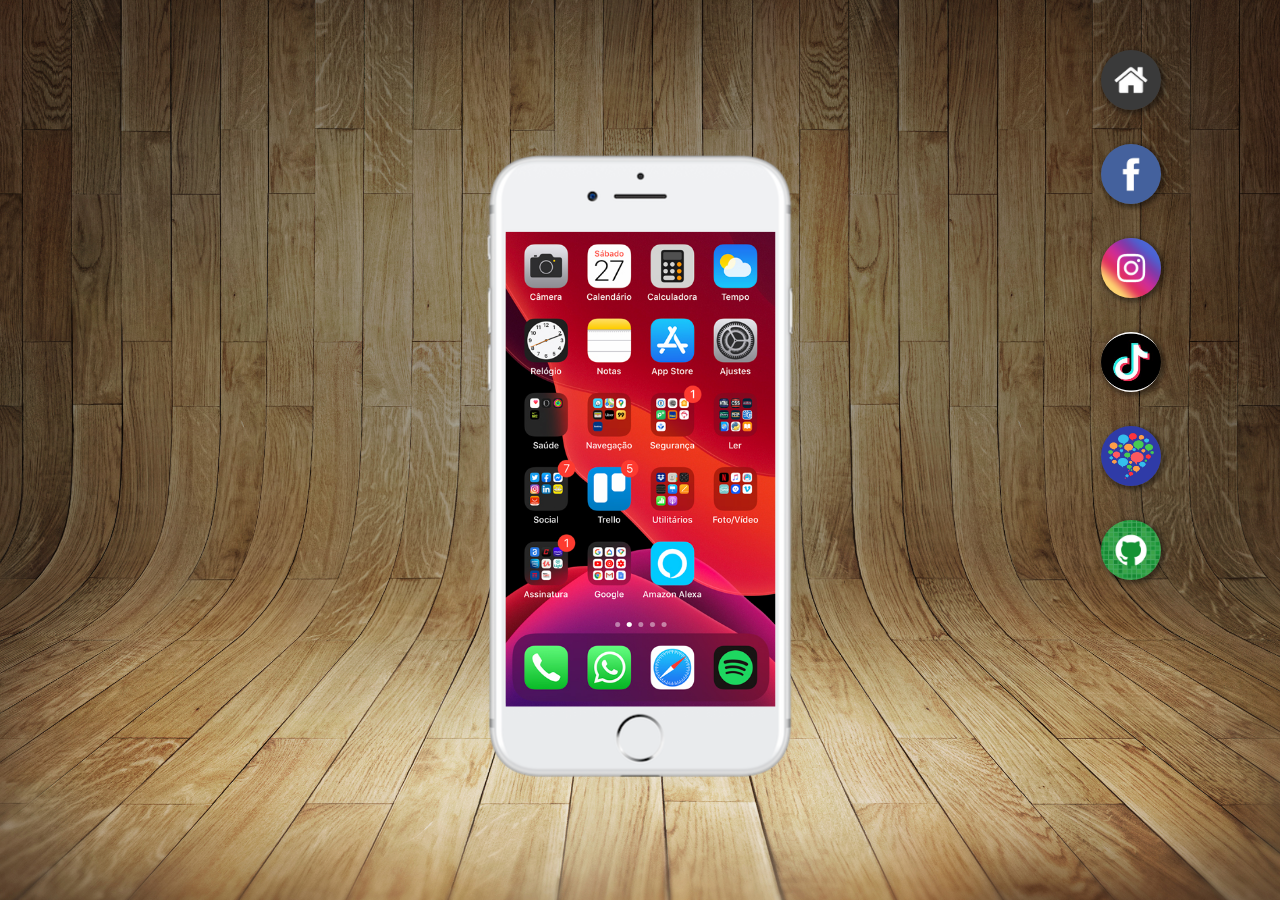
<file: index.html>
<!DOCTYPE html>
<html lang="pt-br">
<head>
    <meta charset="UTF-8">
    <meta name="viewport" content="width=device-width, initial-scale=1.0">
    <title>Projeto mídias sociais</title>
    <link rel="shortcut icon" href="favicon.ico" type="image/x-icon">
    <link rel="stylesheet" href="style.css">
</head>
<body>
    <main>
        <div class="centro">
            <div class="celular">
                <iframe src="pg-extras/home.html" name="iframe" frameborder="0" scrolling="auto"> Infelizmente seu navegador não é compátivel com iframes</iframe>
            </div>
        </div>
        <nav>
            <ul>
                <a href="pg-extras/home.html" target="iframe">
                    <li> <img src="imagens/logo-home.jpg" alt=""></li>
                </a>
                <a href="pg-extras/facebook.html" target="iframe">
                    <li><img src="imagens/logo-facebook.jpg" alt=""></li>
                </a>
                <a href="pg-extras/instagram.html" target="iframe">
                    <li><img src="imagens/logo-instagram.jpg" alt=""></li>
                </a>
                <a href="pg-extras/tiktok.html" target="iframe">
                    <li><img src="imagens/logo-tiktok.jpg" alt=""></li>
                </a>
                <a href="pg-extras/talk.html" target="iframe">
                    <li><img src="imagens/logo-talk.jpg" alt=""></li>
                </a>
                <a href="pg-extras/github.html" target="iframe">
                    <li><img src="imagens/logo-github.jpg" alt=""></li>
                </a>
            </ul>
        </nav>
    </main>
    
</body>
</html>
</file>
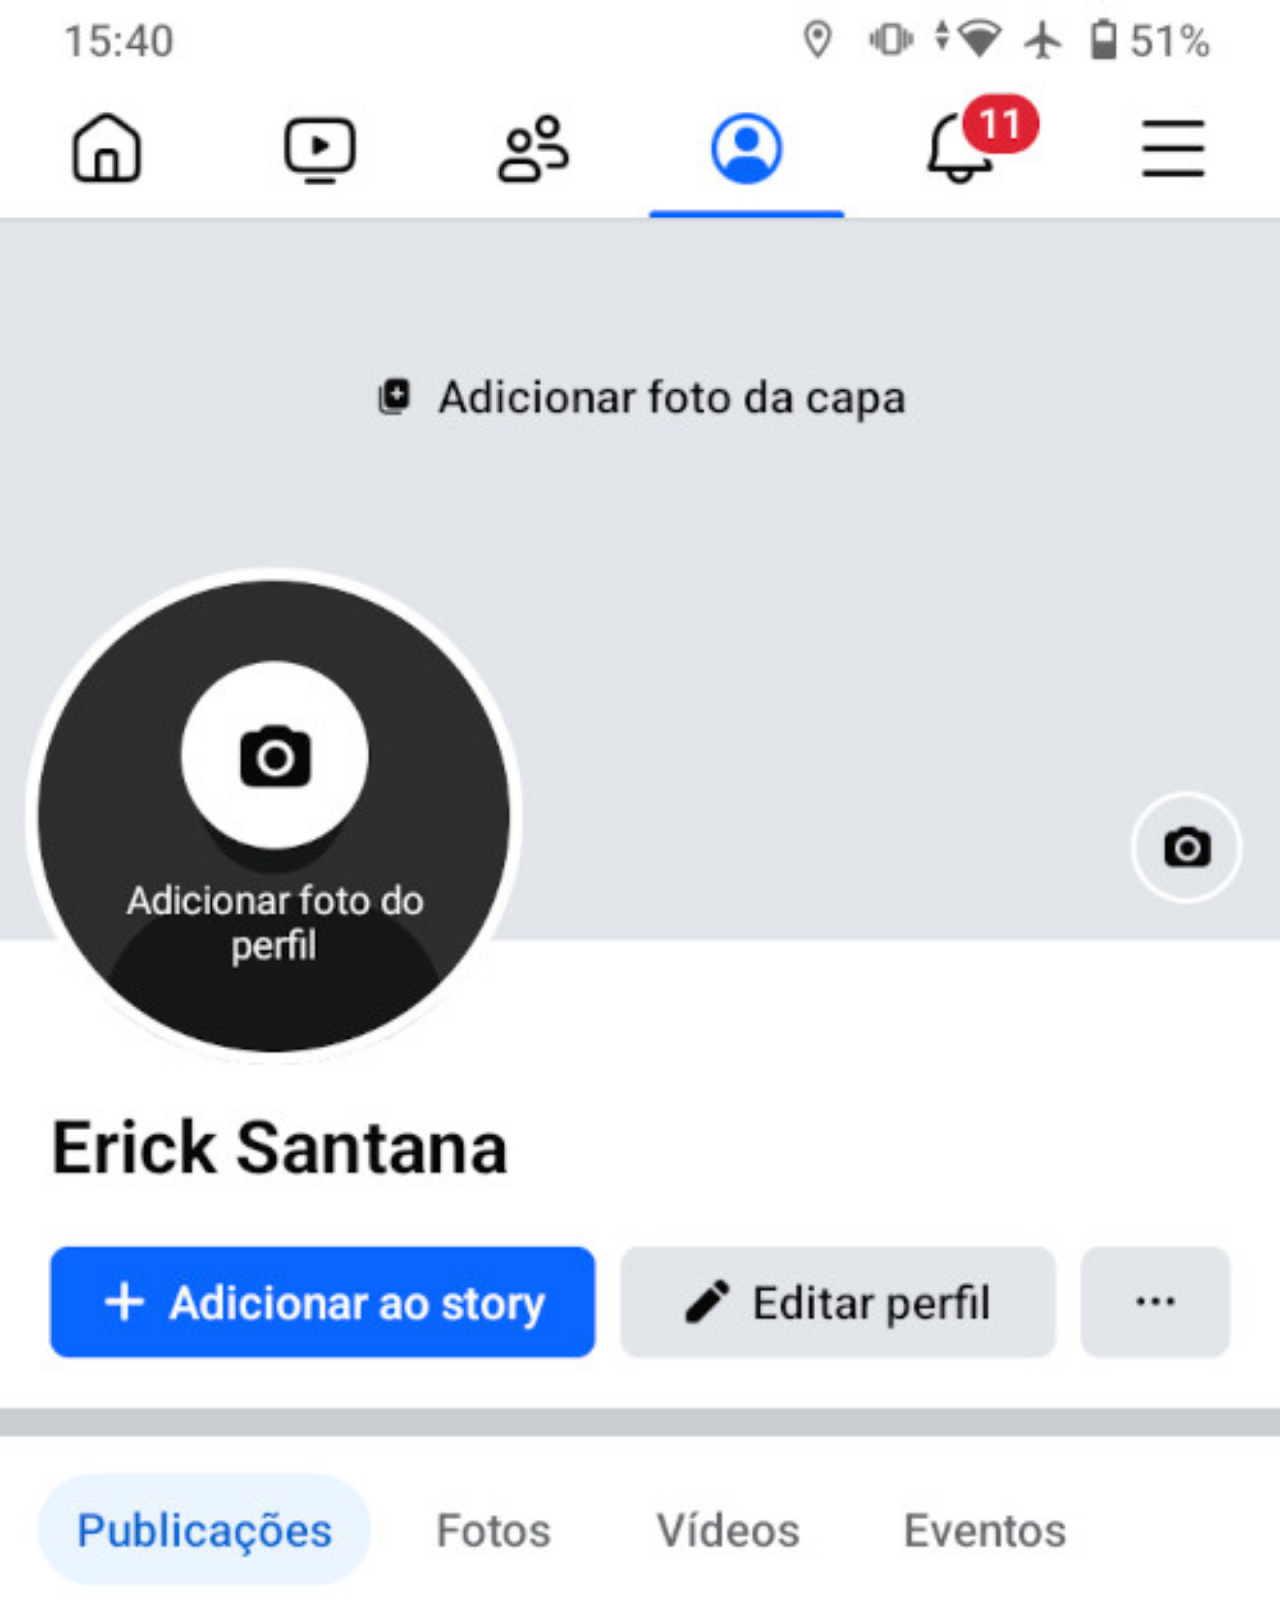
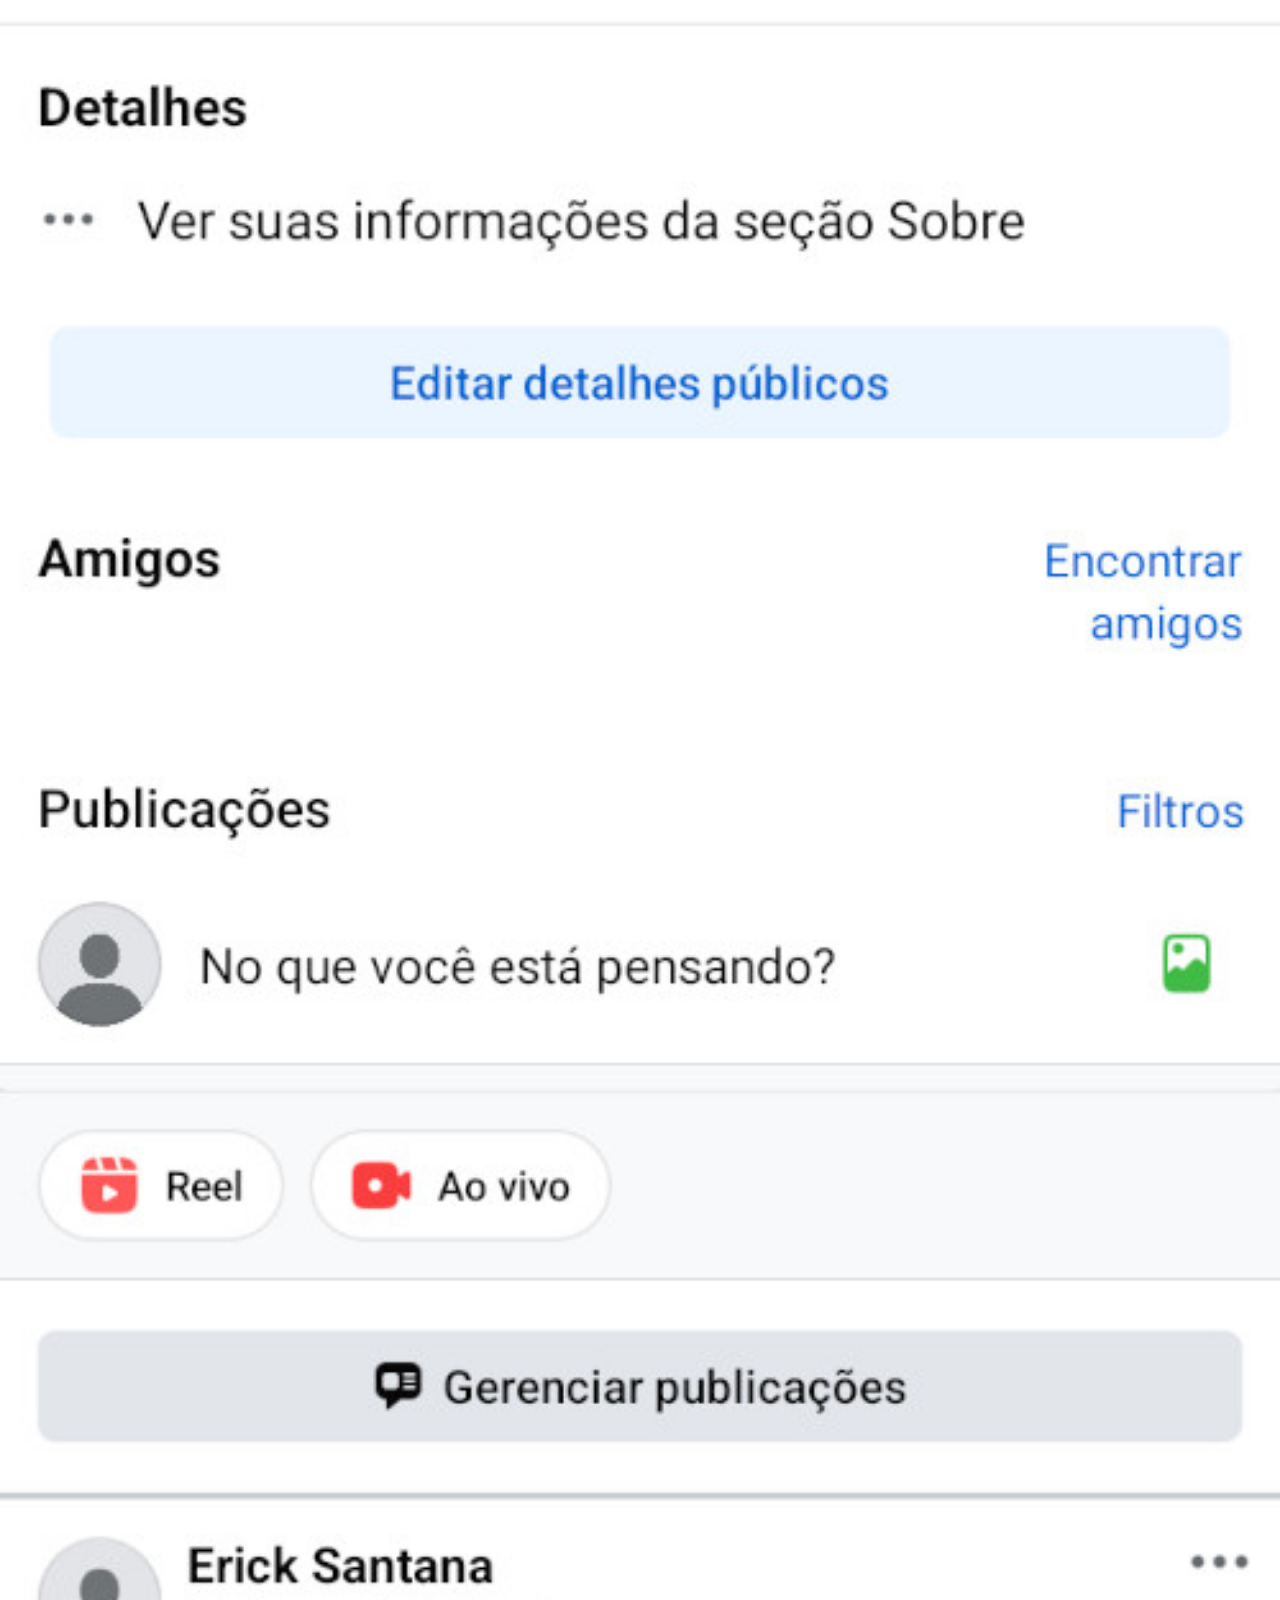
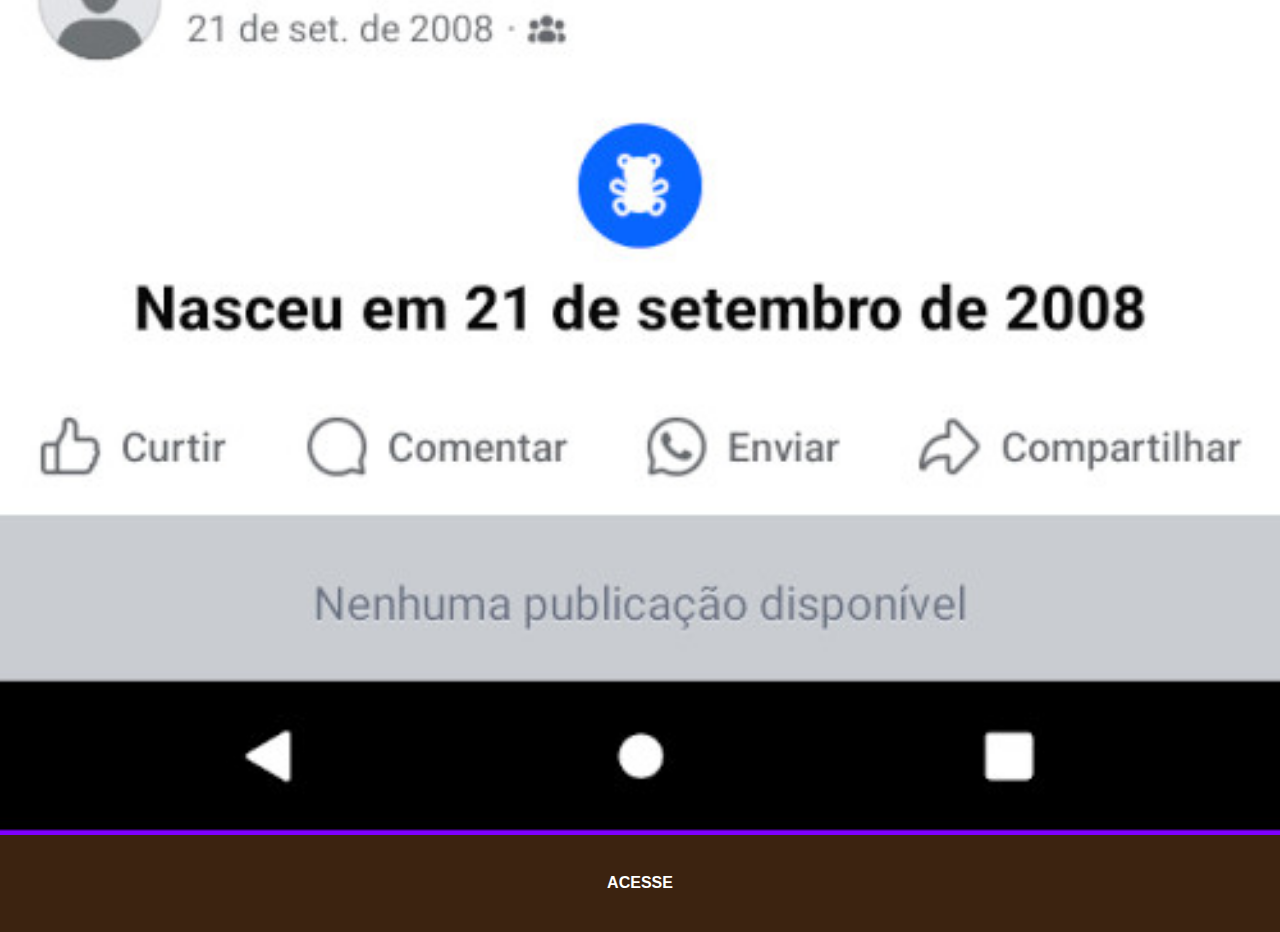
<file: pg-extras/facebook.html>
<!DOCTYPE html>
<html lang="pt-br">
<head>
    <meta charset="UTF-8">
    <meta name="viewport" content="width=device-width, initial-scale=1.0">
    <title>Facebook</title>
    <link rel="stylesheet" href="paginas.css">
</head>
<body>
    <img src="../imagens/tela-facebook.jpg" alt="Facebook">
    <a href="#">ACESSE</a>
</body>
</html>
</file>
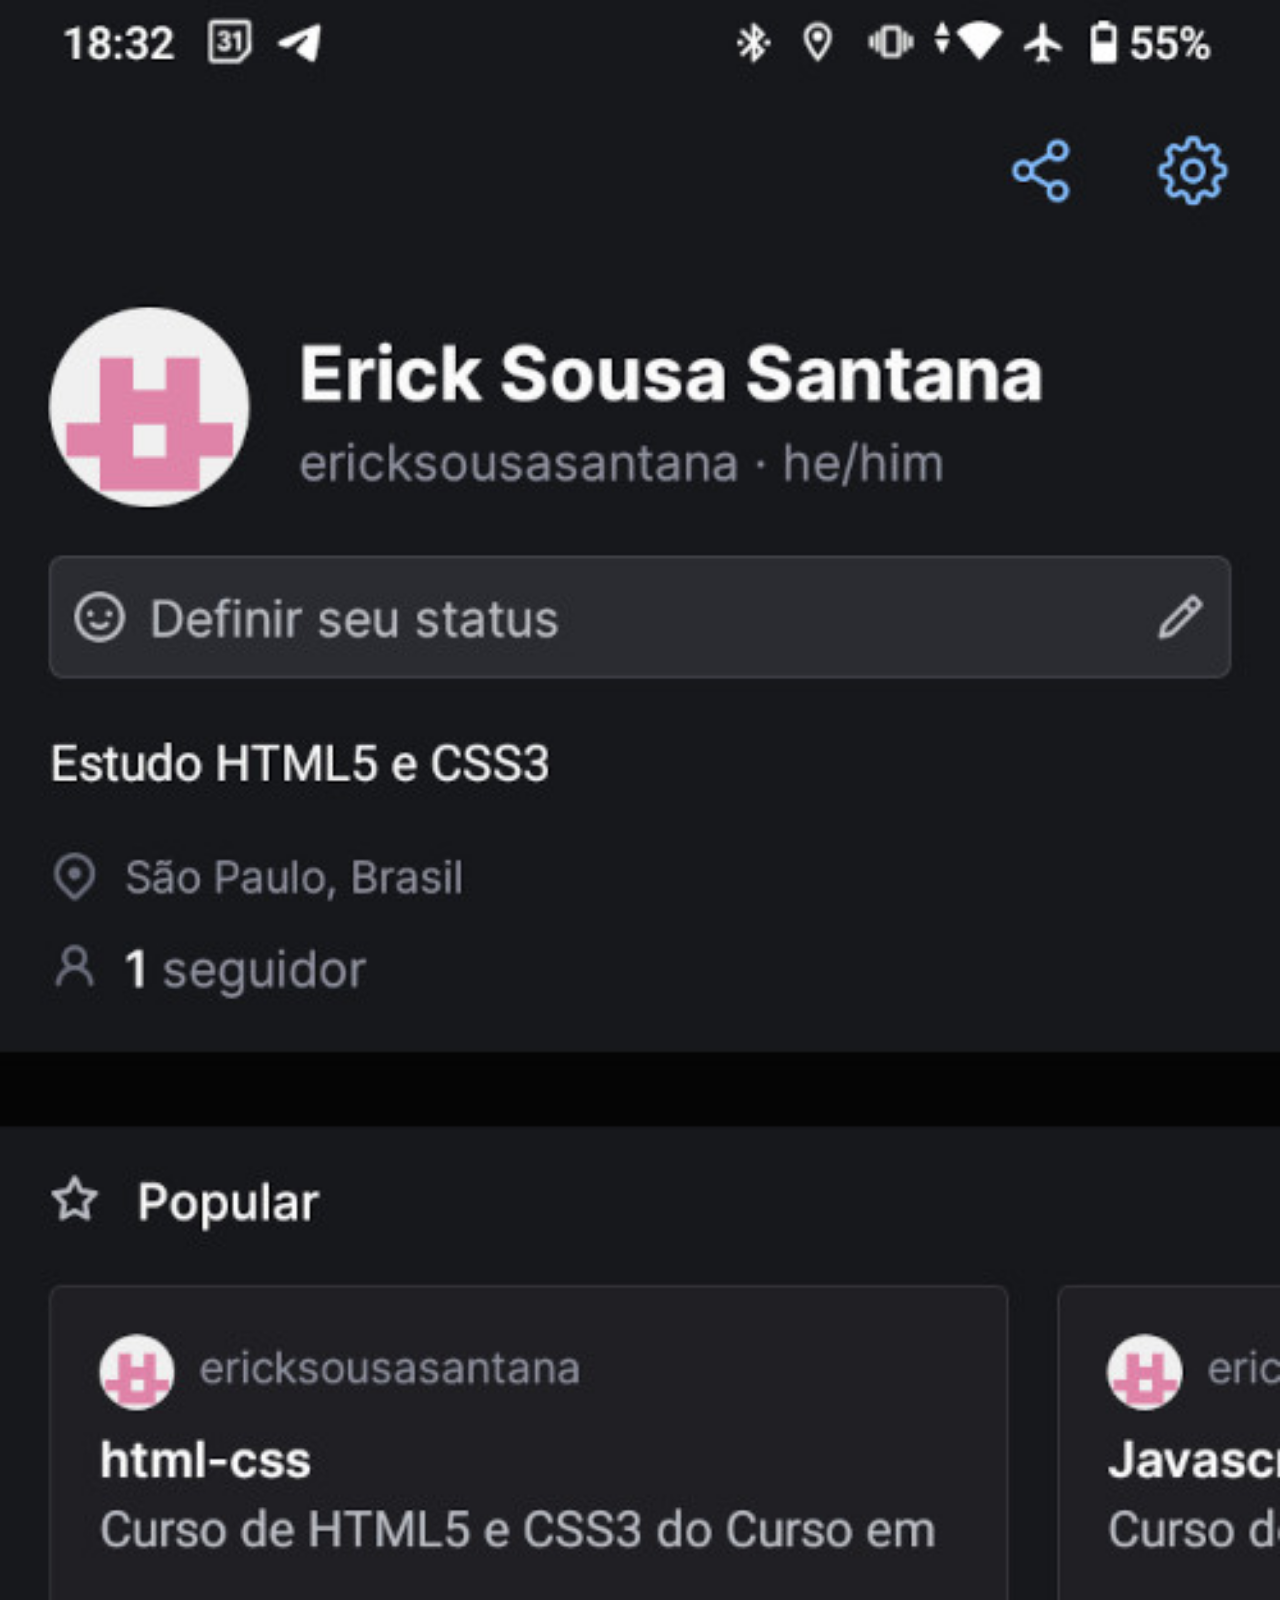
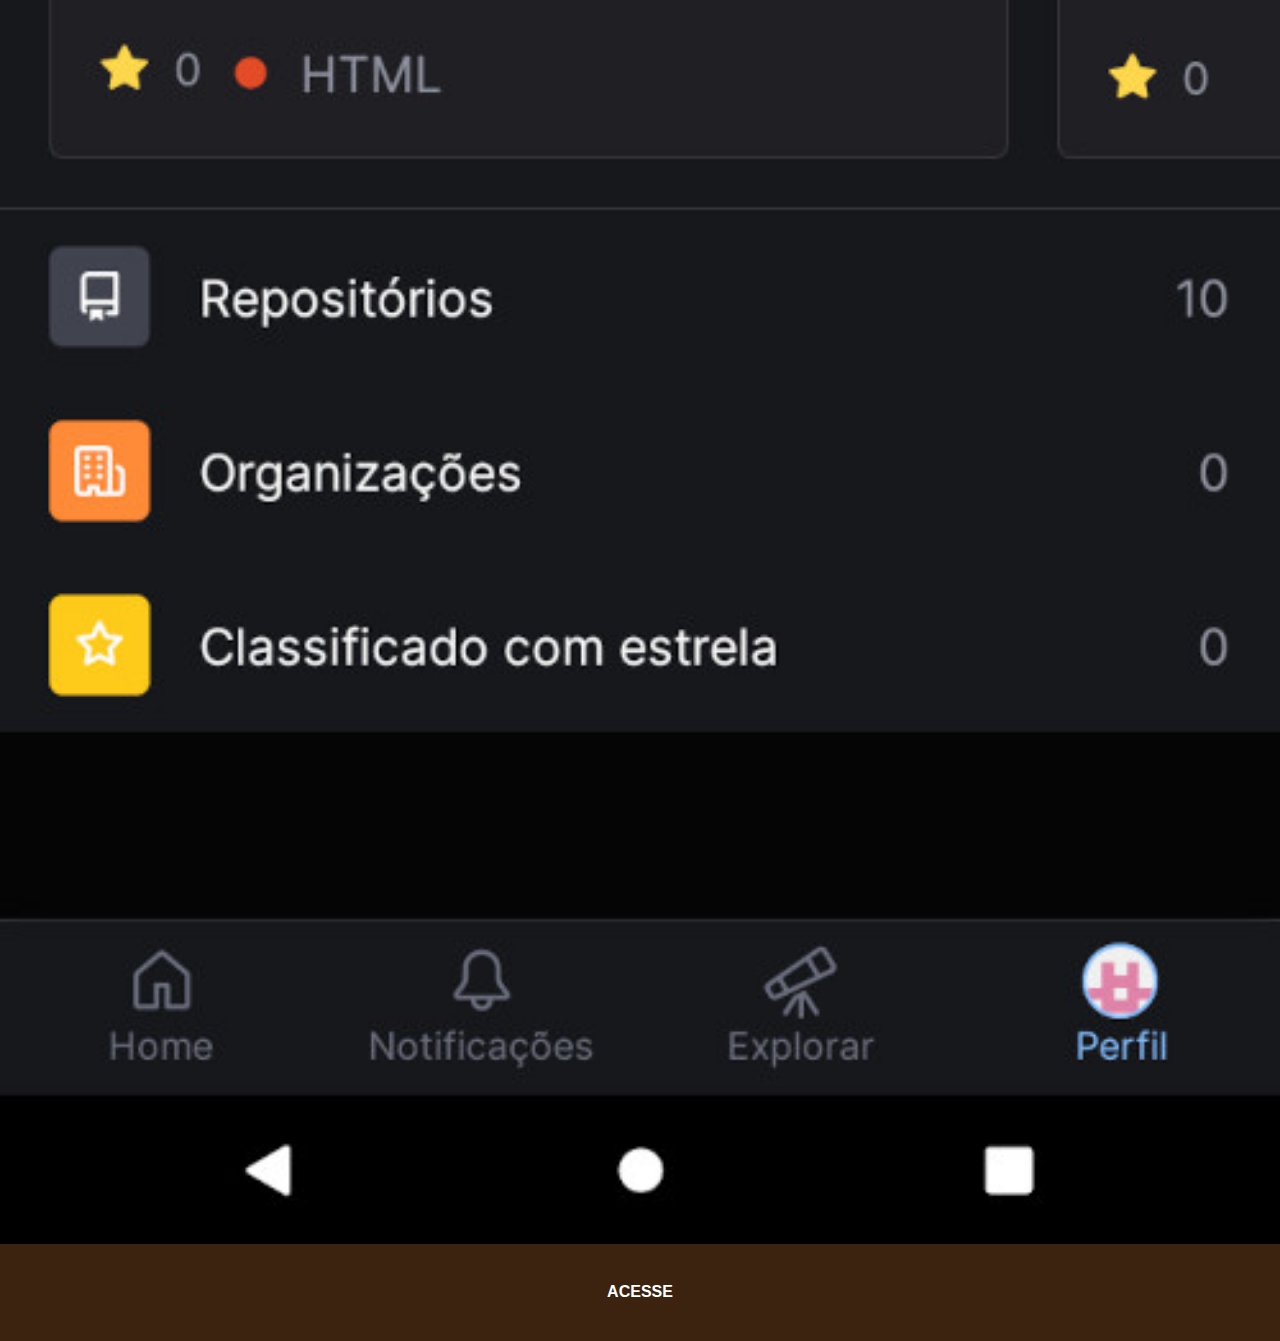
<file: pg-extras/github.html>
<!DOCTYPE html>
<html lang="pt-br">
<head>
    <meta charset="UTF-8">
    <meta name="viewport" content="width=device-width, initial-scale=1.0">
    <title>GitHub</title>
    <link rel="stylesheet" href="paginas.css">
</head>
<body>
    <img src="../imagens/tela-github.jpg" alt="GitHub">
    <a href="#">ACESSE</a>
</body>
</html>
</file>
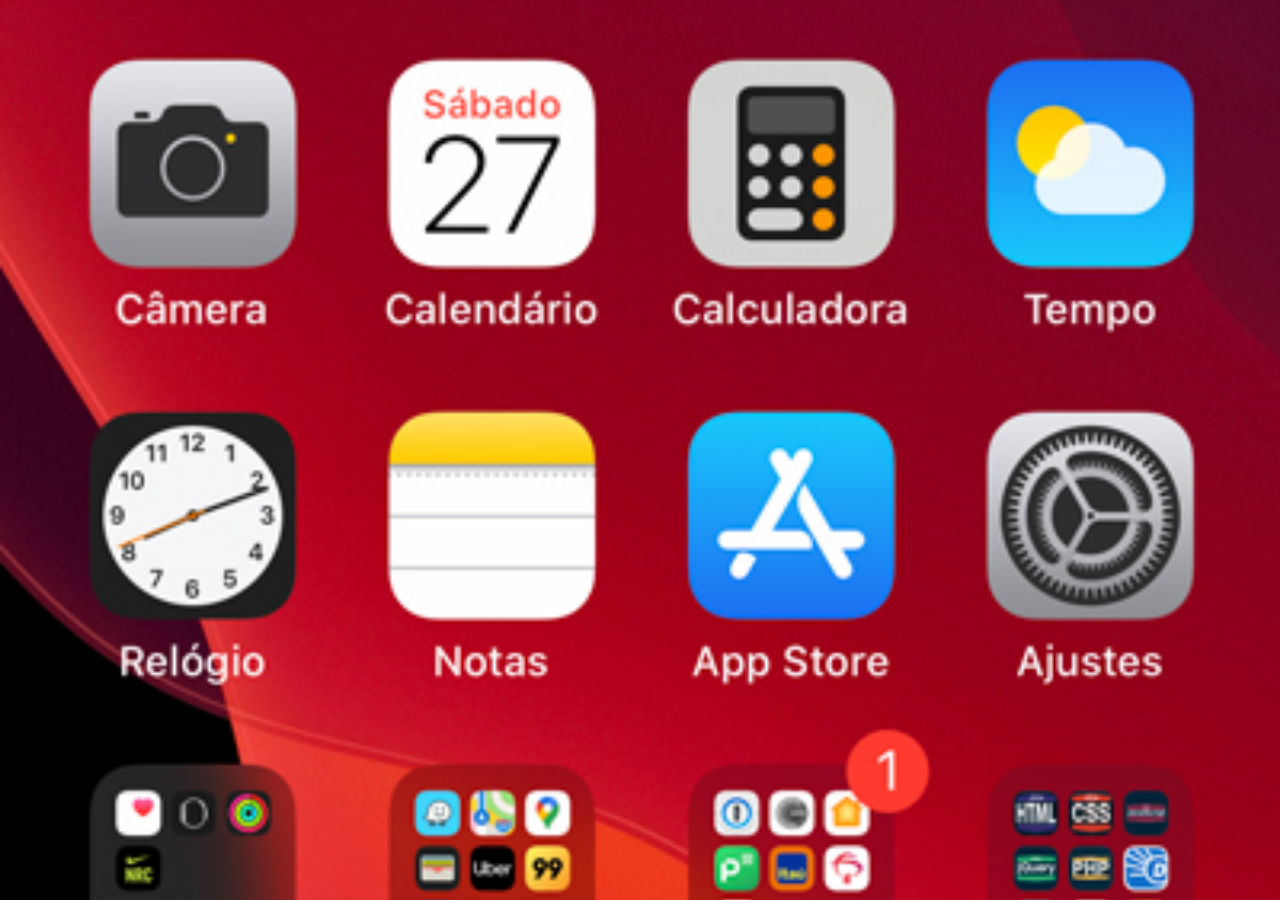
<file: pg-extras/home.html>
<!DOCTYPE html>
<html lang="pt-br">
<head>
    <meta charset="UTF-8">
    <meta name="viewport" content="width=device-width, initial-scale=1.0">
    <title>Home</title>
    <style>
        body{
            background: url("../imagens/tela-home.jpg") no-repeat;
            background-size: cover;
        }
    </style>
</head>
<body>
    
</body>
</html>
</file>
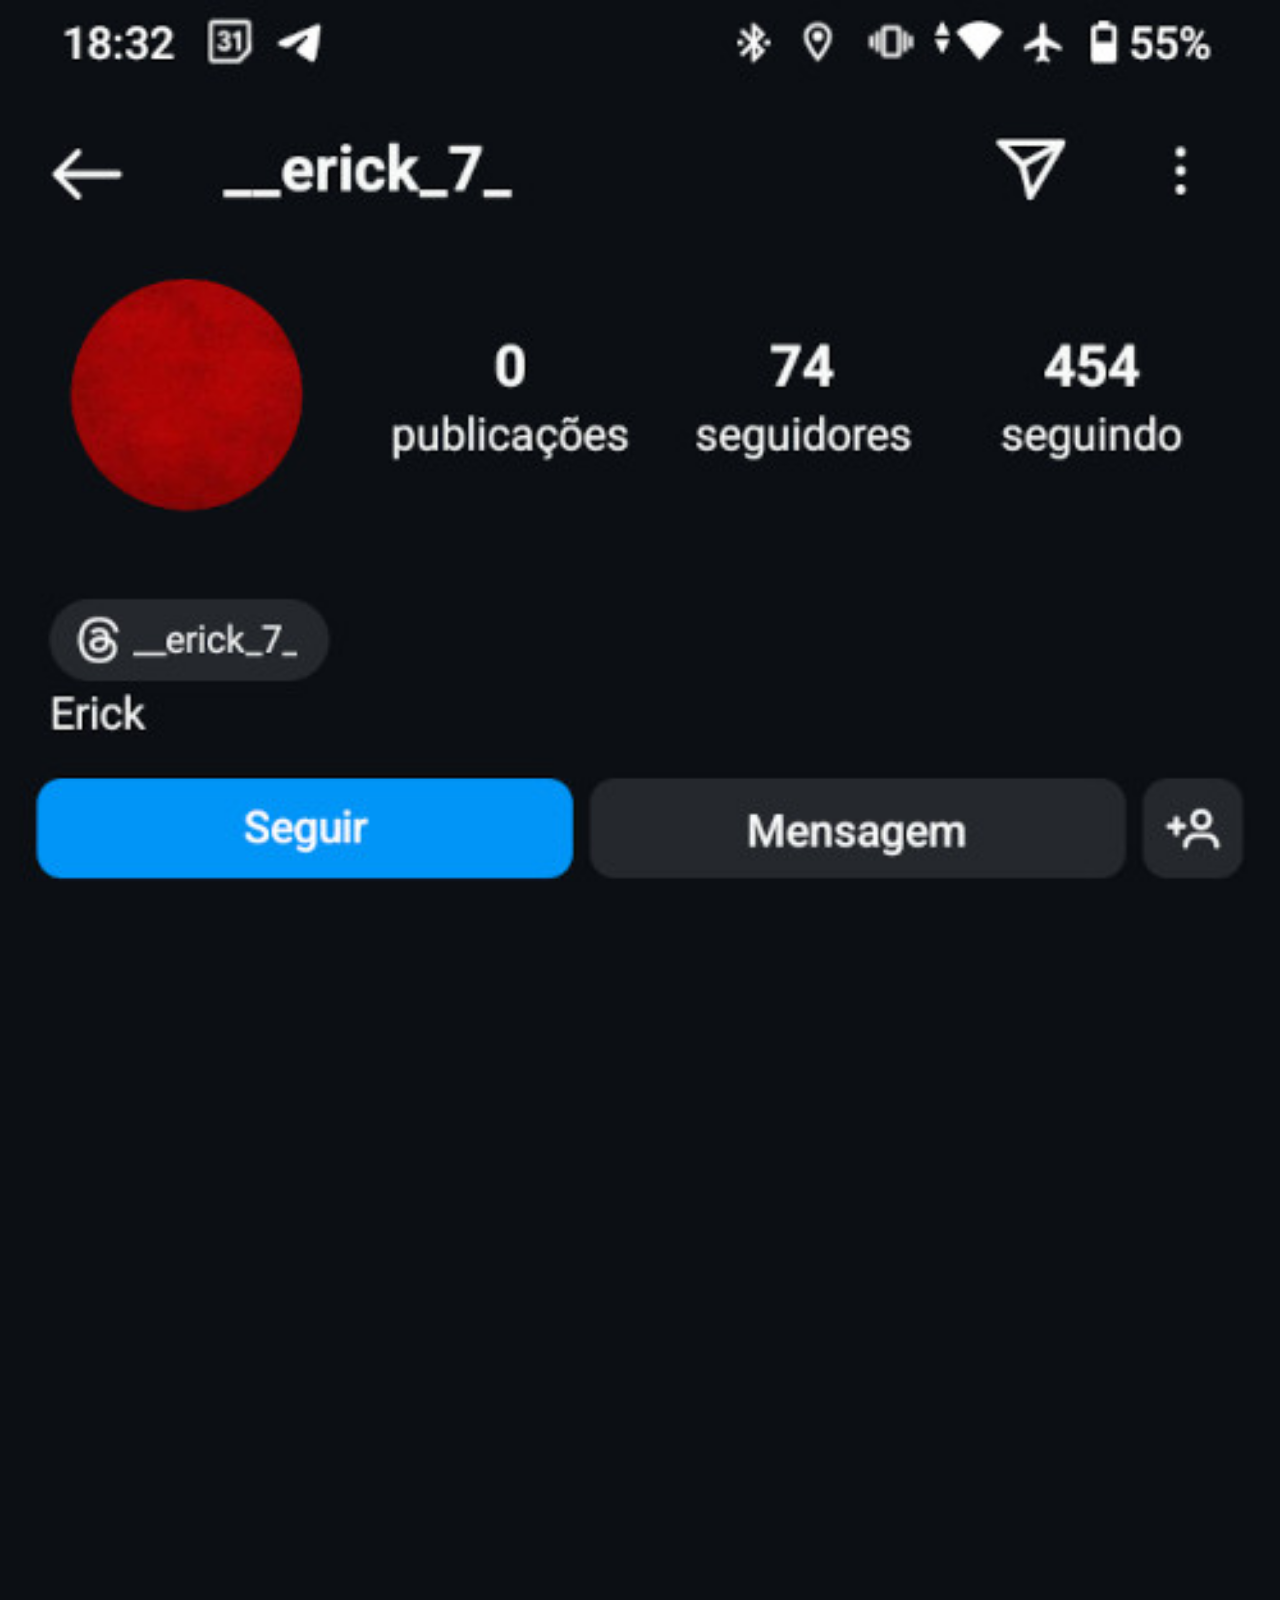
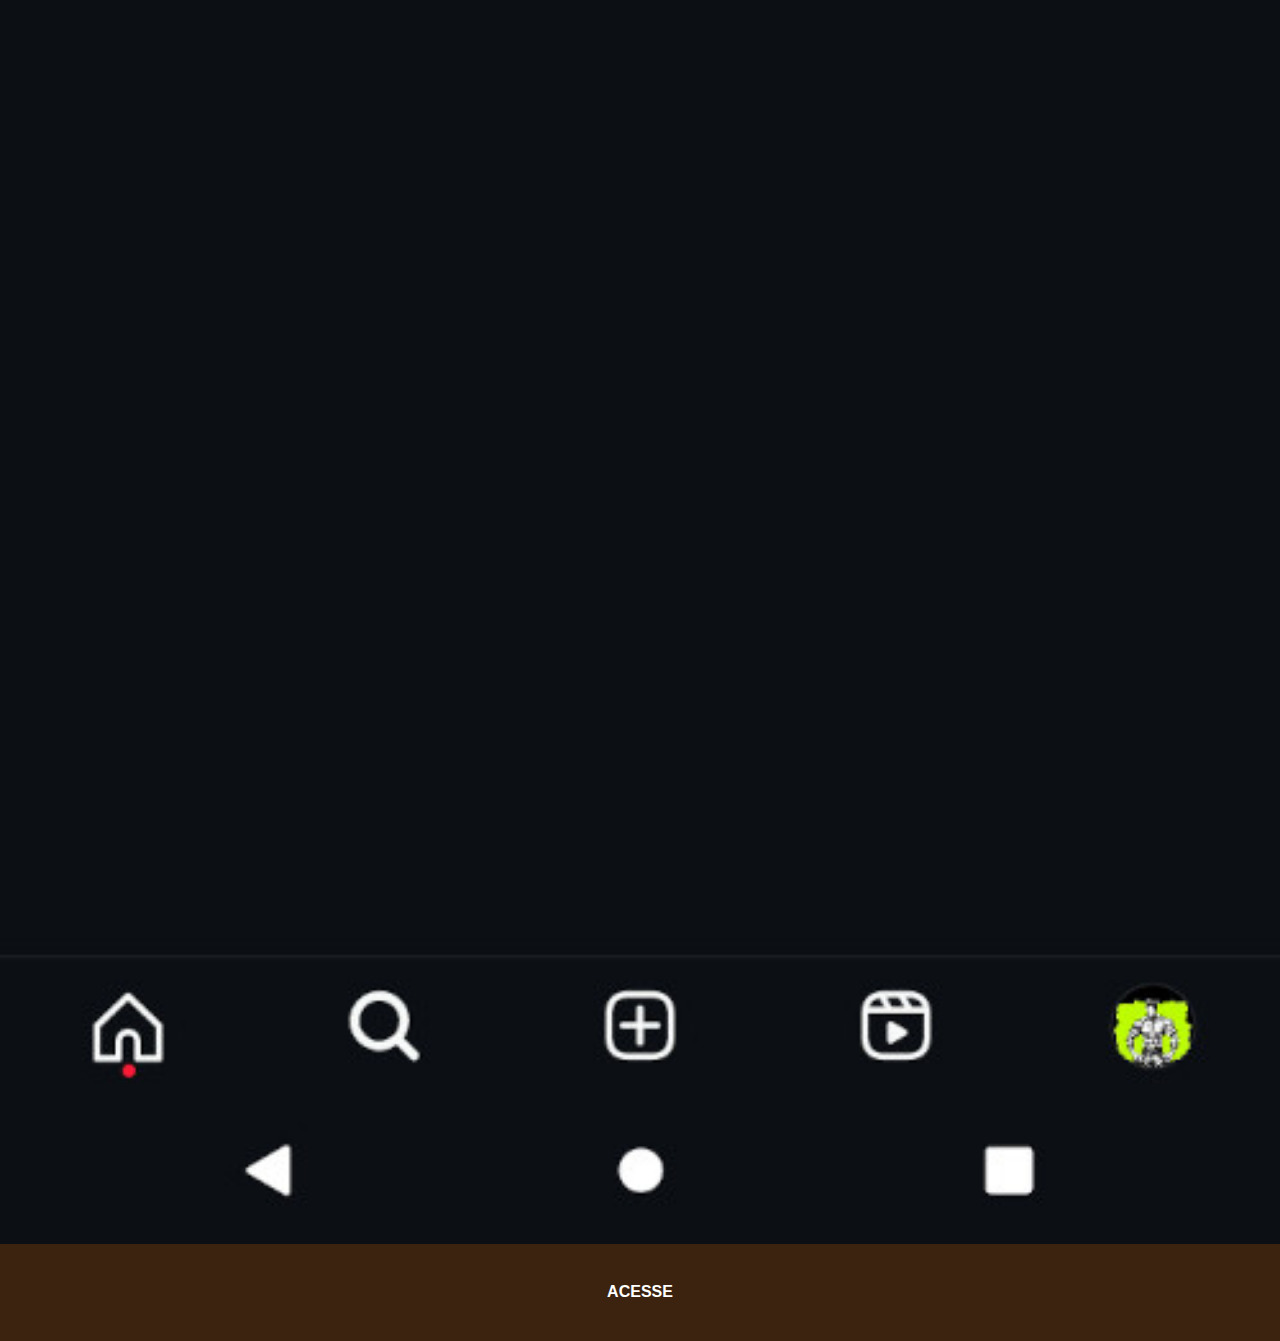
<file: pg-extras/instagram.html>
<!DOCTYPE html>
<html lang="pt-br">
<head>
    <meta charset="UTF-8">
    <meta name="viewport" content="width=device-width, initial-scale=1.0">
    <title>Instagram</title>
    <link rel="stylesheet" href="paginas.css">
</head>
<body>
    <img src="../imagens/tela-instagram.jpg" alt="Instagram">
    <a href="#">ACESSE</a>
</body>
</html>
</file>
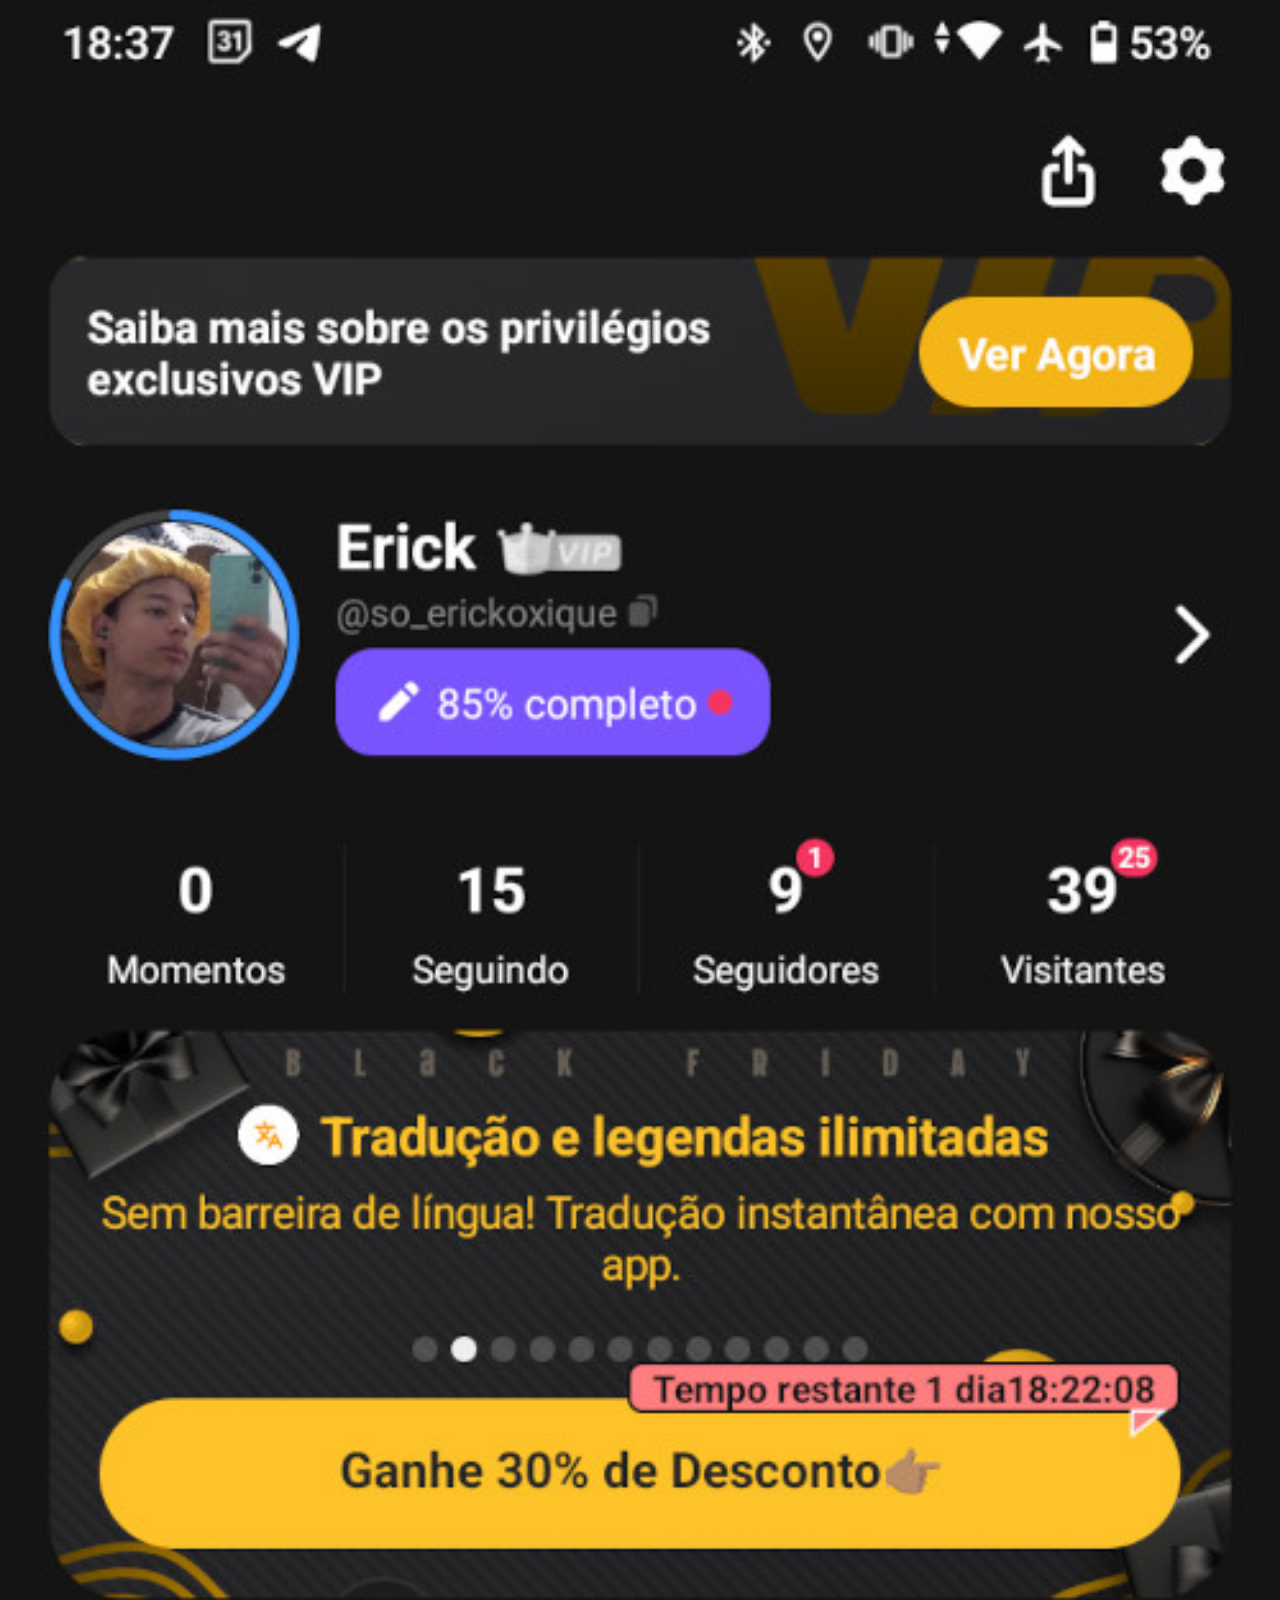
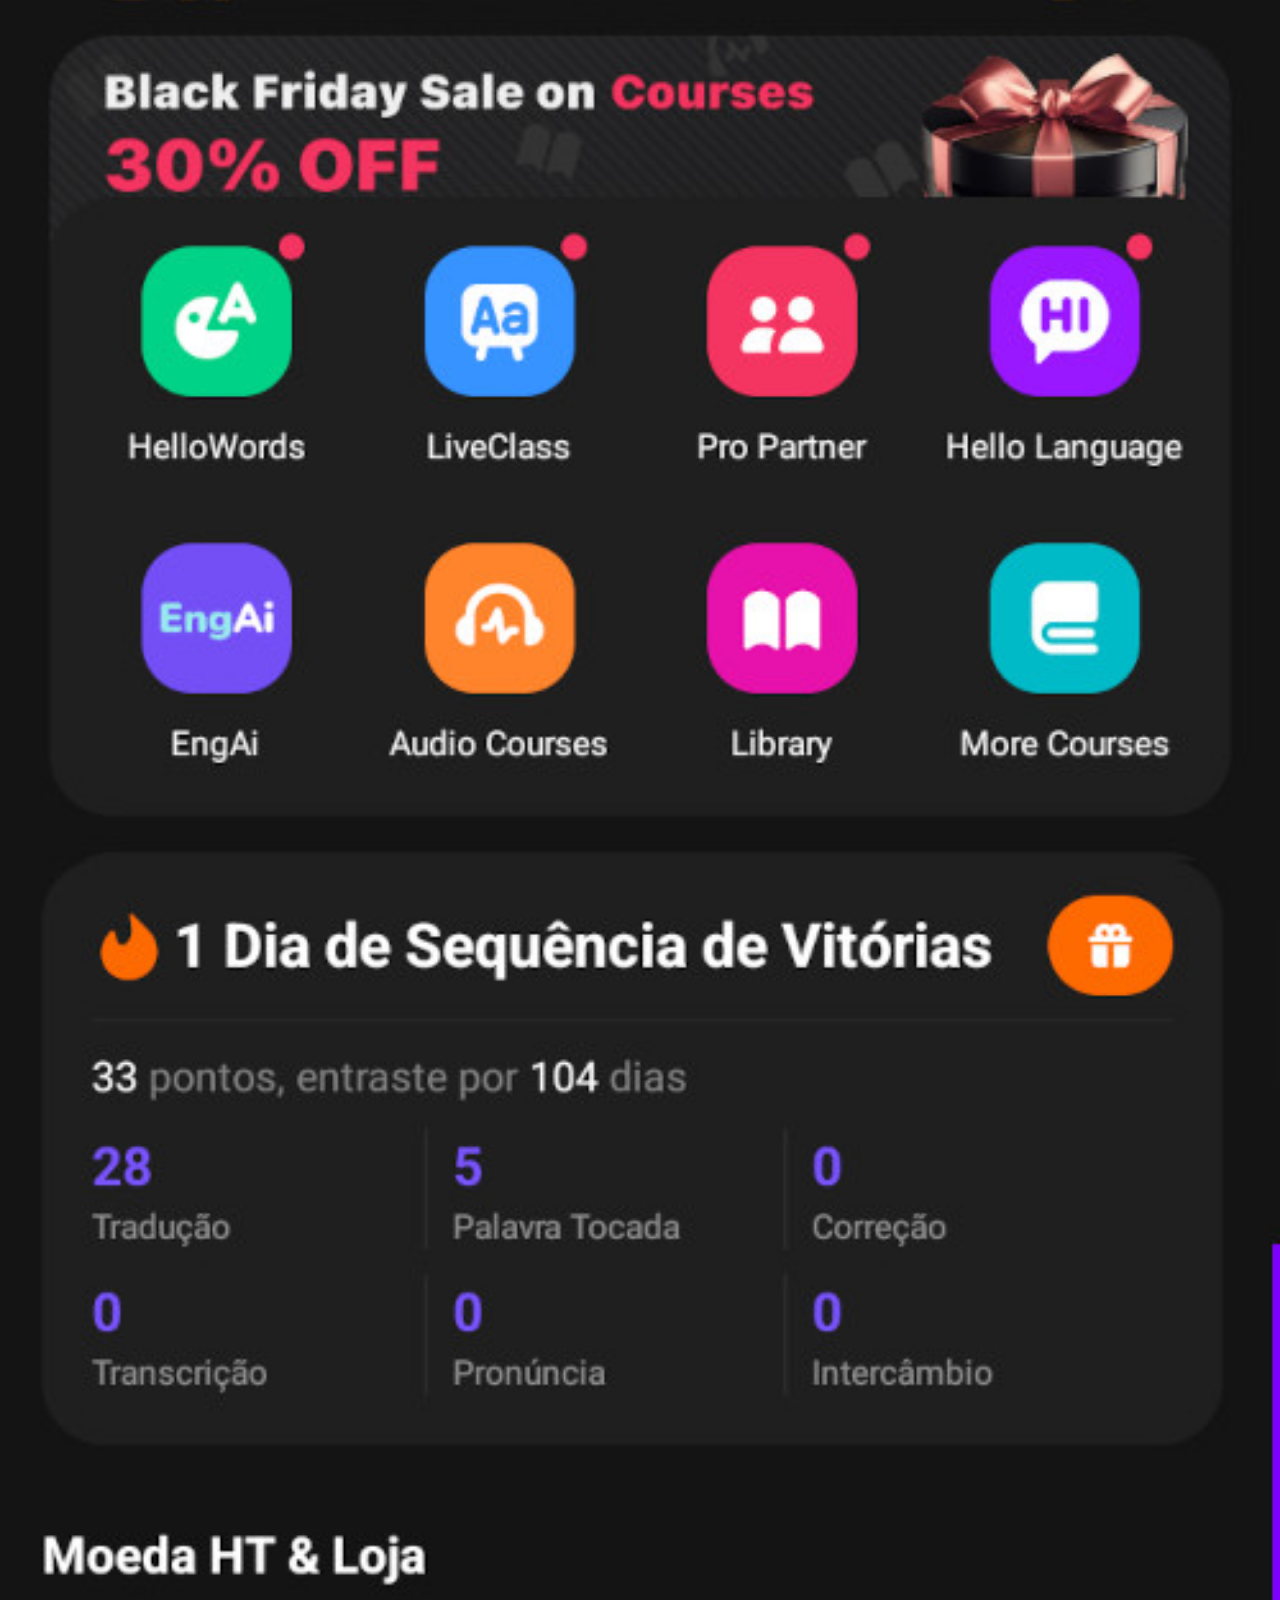
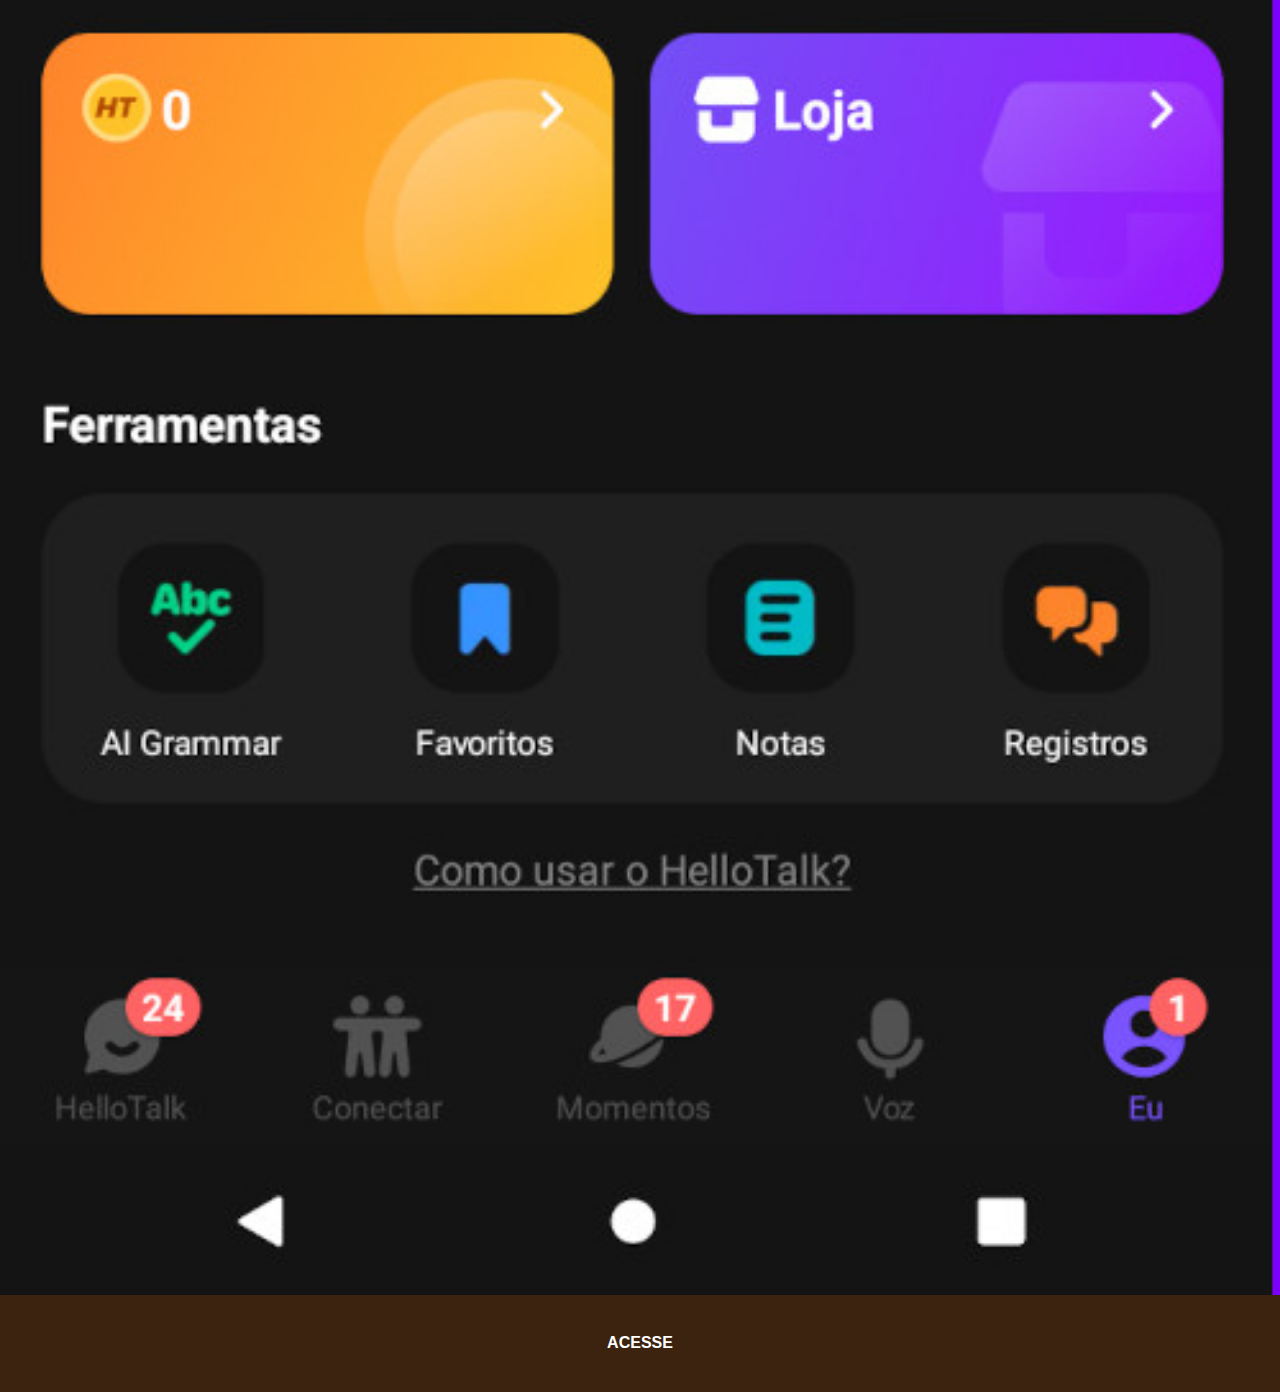
<file: pg-extras/talk.html>
<!DOCTYPE html>
<html lang="pt-br">
<head>
    <meta charset="UTF-8">
    <meta name="viewport" content="width=device-width, initial-scale=1.0">
    <title>Hello Talk</title>
    <link rel="stylesheet" href="paginas.css">
</head>
<body>
    <img src="../imagens/tela-talk.jpg" alt="Hello Talk">
    <a href="#">ACESSE</a>

</body>
</html>
</file>
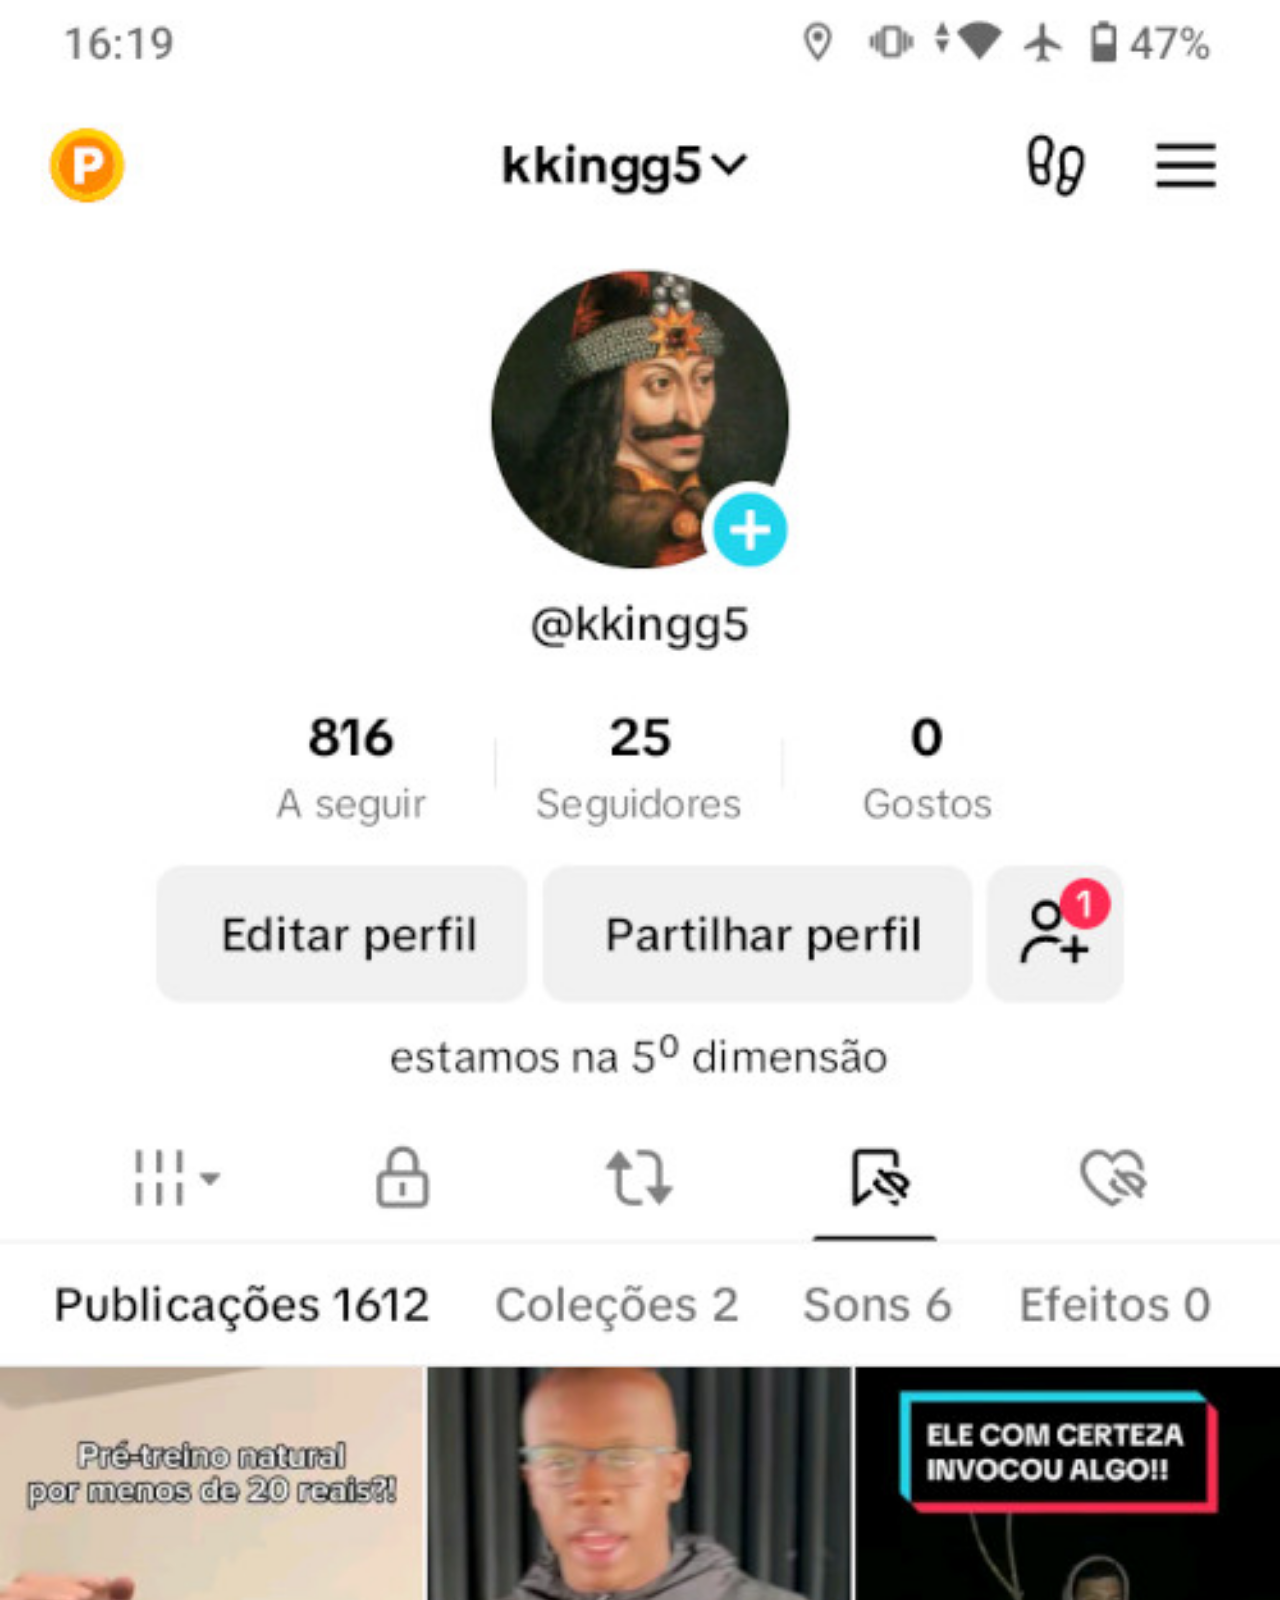
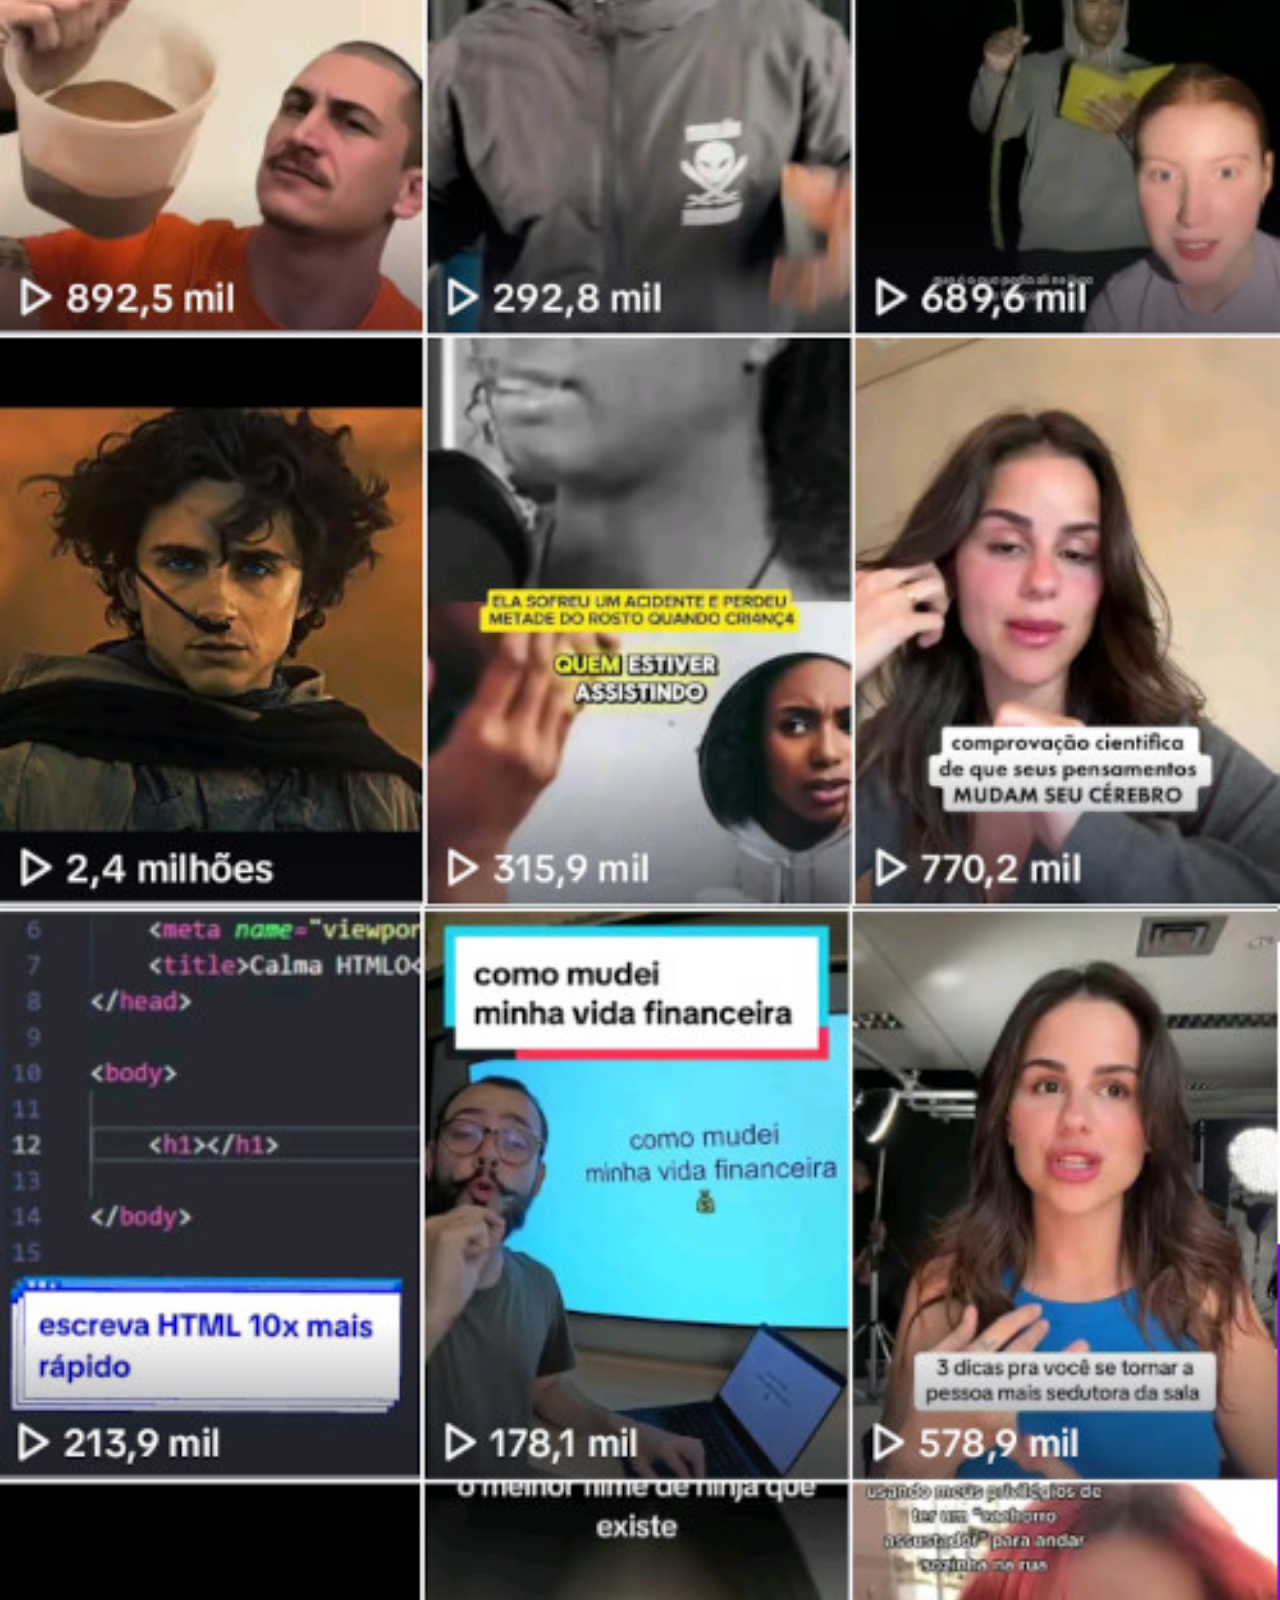
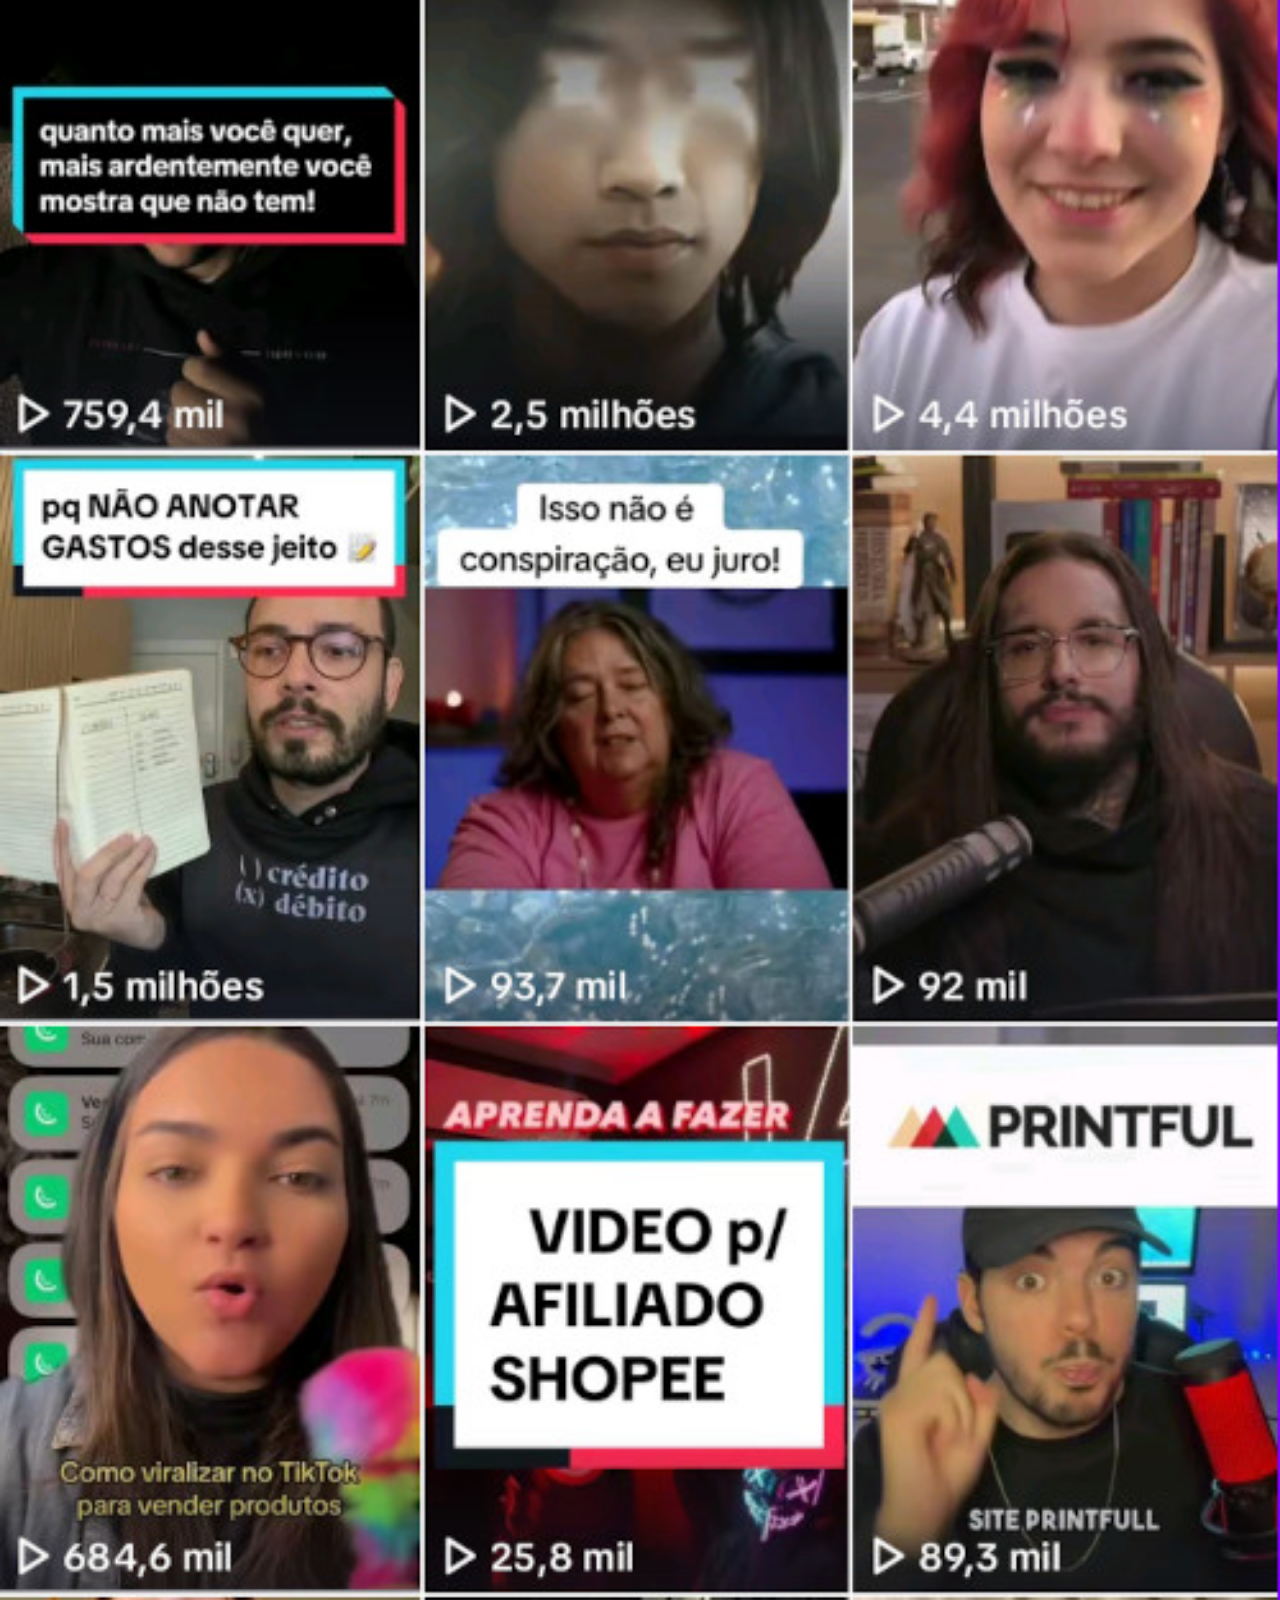
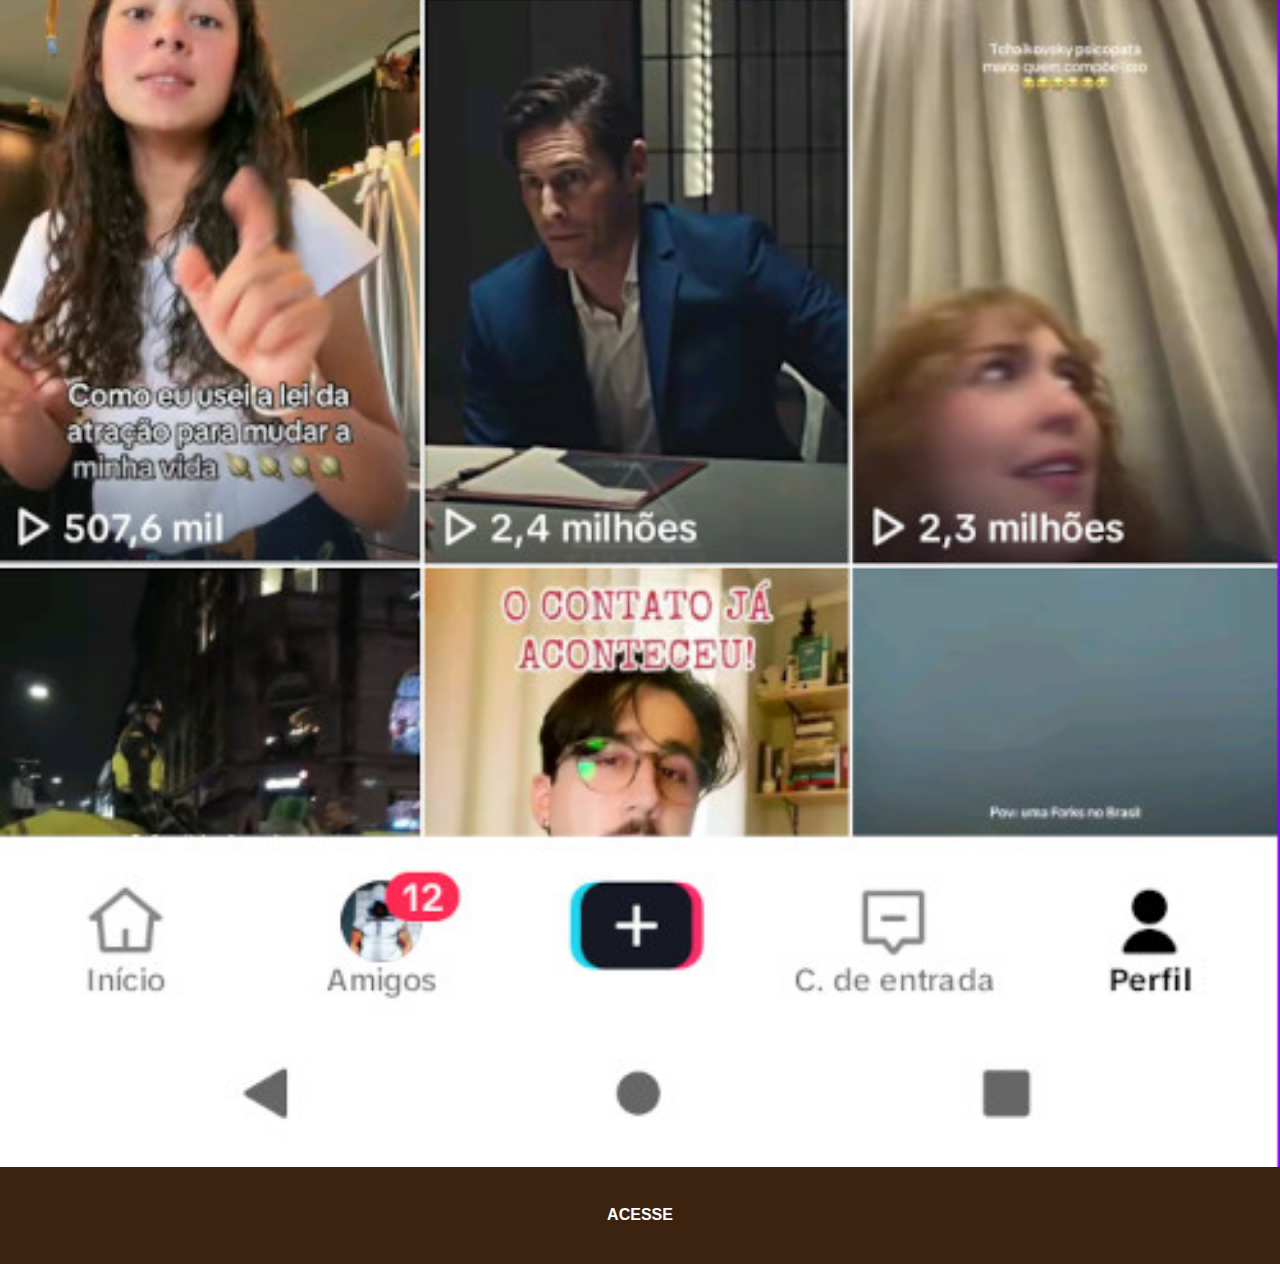
<file: pg-extras/tiktok.html>
<!DOCTYPE html>
<html lang="pt-br">
<head>
    <meta charset="UTF-8">
    <meta name="viewport" content="width=device-width, initial-scale=1.0">
    <title>Youtube</title>
    <link rel="stylesheet" href="paginas.css">
</head>
<body>
    <img src="../imagens/tela-tiktok.jpg" alt="TikTok">
    <a href="#">ACESSE</a>
</body>
</html>
</file>
<file: style.css>
*{
    margin: 0;
    padding: 0;
}

body{
    background: url("imagens/fundo-madeira.jpg") center no-repeat fixed;
    background-size: cover;
    height: 100dvh;
    position: relative;
}

.centro{
    position: absolute;
    top: 55%;
    left: 50%;
    transform: translate(-50%, -56%);
}

.celular{
    background-image: url("imagens/frame-iphone.png");
    height: 627px;
    width: 311px;
    margin: auto;
    margin-top: 25px;
    position: relative;
    display: inline-block;
}

div.celular > iframe{
    height: 475px;
    width: 270px;
    position: absolute;
    top: 55%;
    left: 50%;
    transform: translate(-50%, -56%);
}
iframe{
    overflow: hidden;
    scrollbar-color: rgb(255, 0, 0);
    display: inline-block;
}

nav{
    display: inline-block;
    margin-top: 50px;
    margin-left: 86%;
}
nav img{
    height: 60px;
    width: 60px;
    border-radius: 50%;
    box-sizing: border-box;
    box-shadow: 2px 2px 4px 2px rgba(0, 0, 0, 0.412);
}
nav li{
    margin-bottom: 30px;
    position: static;
    border-radius: 50%;
}
ul{
    list-style: none;
    border-radius: 50%;
}
nav img:hover{
    box-shadow: 3px 5px 5px 3px rgba(0, 0, 0, 0.412);
    transform: translate(-4px, -4px);
    border: 1px solid white;
    transition: transform .5s, box-shadow .5s, border .3s;
}
</file>
<file: pg-extras/paginas.css>
*{
    margin: 0;
    padding: 0;
    font-family: Arial, Helvetica, sans-serif;
}

::-webkit-scrollbar{
    width: 0;
    height: 0;
}

img{
    width: 100dvw;
}

a{
    display: block;
    background-color: rgb(60, 35, 16);
    color: white;
    text-decoration: none;
    font-weight: bolder;
    padding: 40px;
    text-align: center;
    margin: -5px;
}
a:hover{
    background-color: rgb(112, 72, 40);
}
</file>
